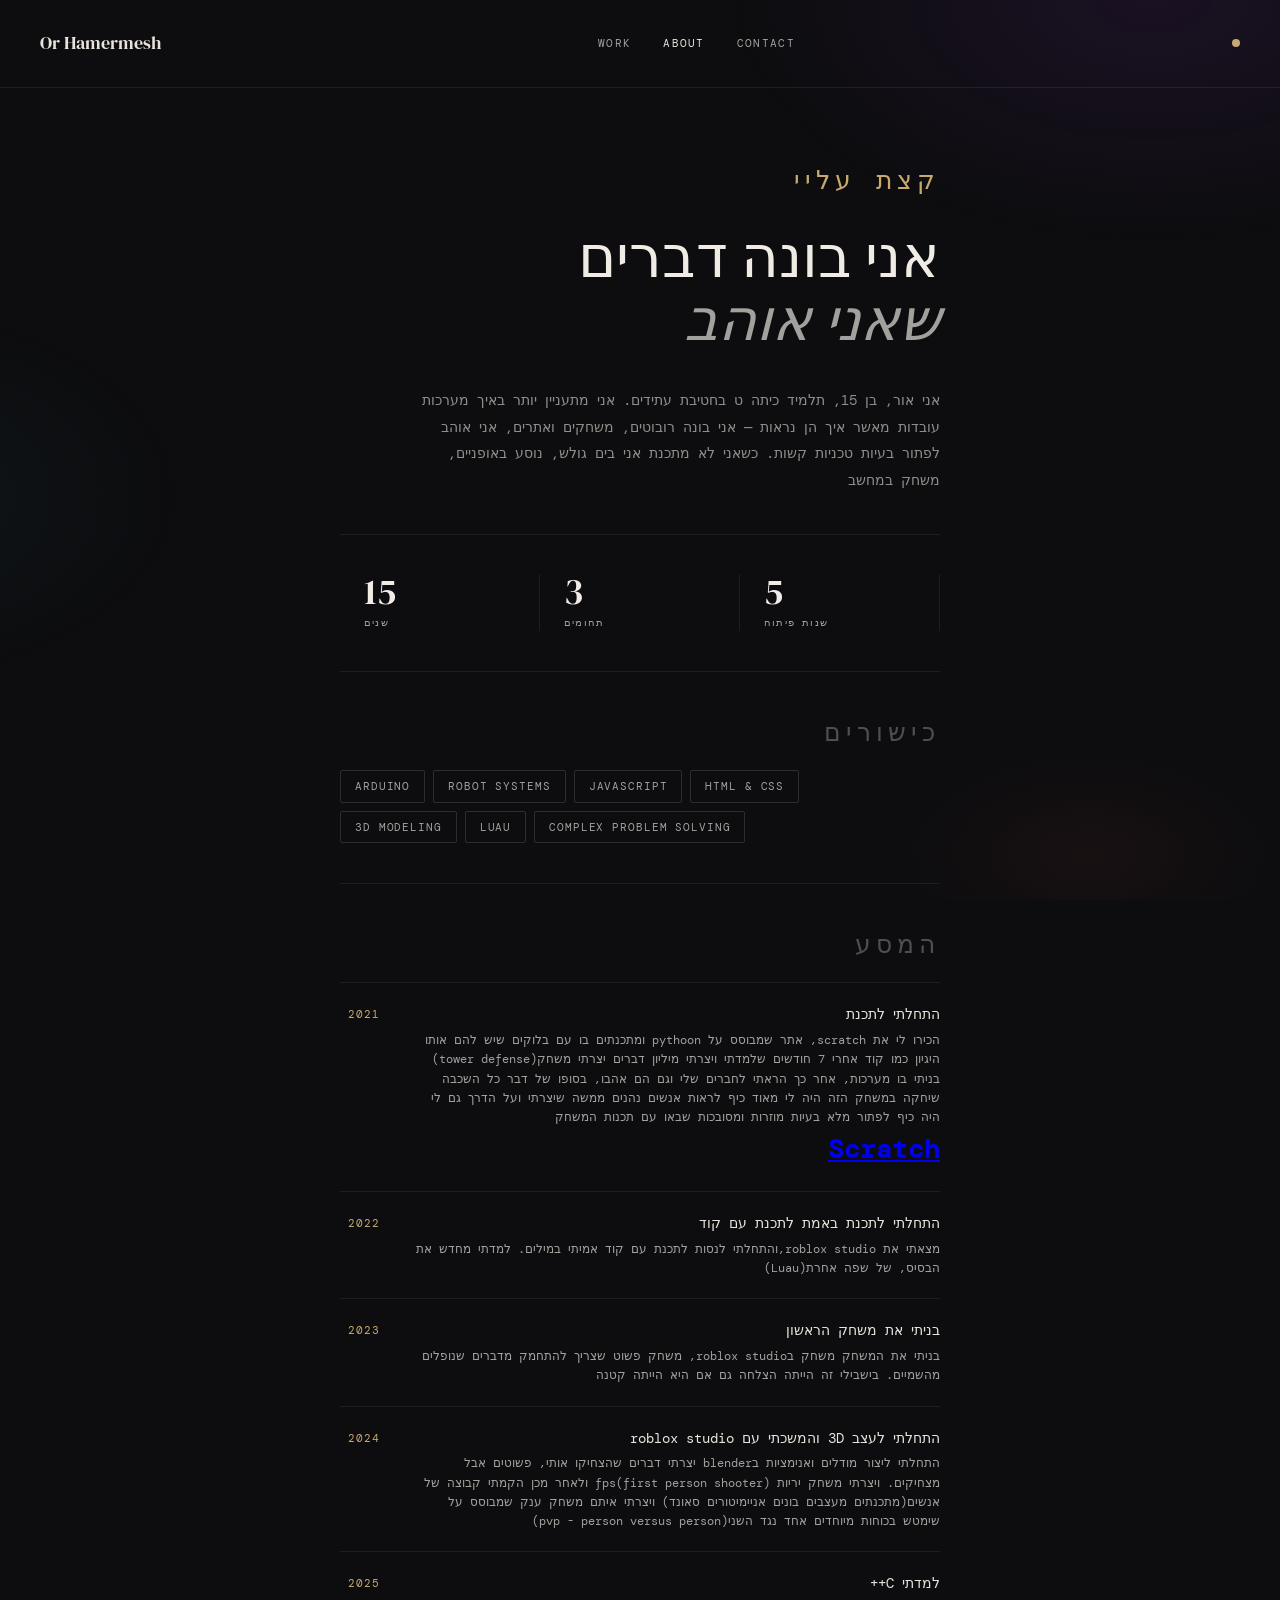
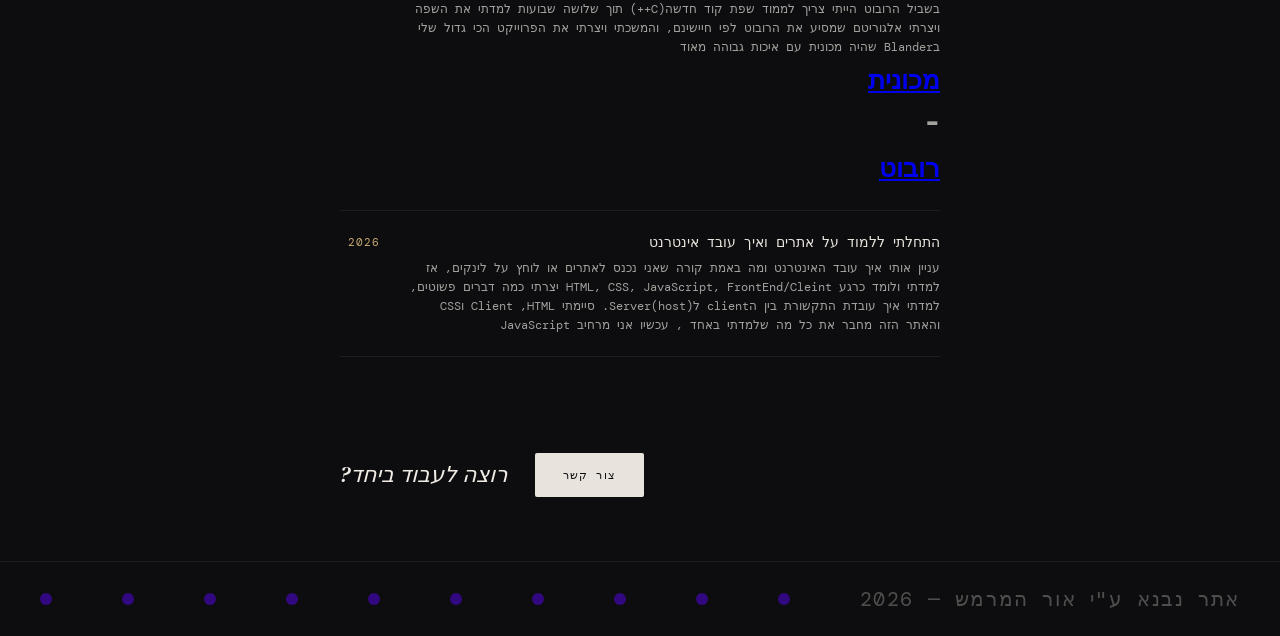
<file: AboutFolder/about.html>
<!doctype html>
<html lang="he" dir="rtl">
  <head>
    <meta charset="UTF-8" />
    <meta name="viewport" content="width=device-width, initial-scale=1.0" />
    <title>About</title>
    <link rel="preconnect" href="https://fonts.googleapis.com" />
    <link rel="preconnect" href="https://fonts.gstatic.com" crossorigin />
    <link
      href="https://fonts.googleapis.com/css2?family=DM+Serif+Display:ital@0;1&family=DM+Mono:wght@300;400&display=swap"
      rel="stylesheet"
    />
    <link rel="stylesheet" href="about.css" />
  </head>
  <body>
    <nav>
      <a href="index.html" class="nav-logo">Or Hamermesh</a>
      <ul class="nav-links">
        <li><a href="../../Main/index.html">Work</a></li>
        <li><a href="about.html" class="active">About</a></li>
        <li><a href="mailto:orhamer10@email.com">Contact</a></li>
      </ul>
      <div class="nav-dot"></div>
    </nav>

    <main>
      <div class="intro reveal">
        <div class="hero-eyebrow">קצת עליי</div>
        <br /><br /><br />
        <h1>אני בונה דברים<br /><em>שאני אוהב</em></h1>
      </div>

      <div class="bio-block reveal delay-1">
        <p>
          אני אור, בן 15, תלמיד כיתה ט בחטיבת עתידים. אני מתעניין יותר באיך
          מערכות עובדות מאשר איך הן נראות — אני בונה רובוטים, משחקים ואתרים, אני
          אוהב לפתור בעיות טכניות קשות. כשאני לא מתכנת אני בים גולש, נוסע
          באופניים, משחק במחשב
        </p>
      </div>

      <div class="divider reveal delay-2"></div>

      <div class="stats-row reveal delay-2">
        <div class="stat">
          <span class="stat-num">5</span>
          <span class="stat-label">שנות פיתוח</span>
        </div>
        <div class="stat">
          <span class="stat-num">3</span>
          <span class="stat-label">תחומים</span>
        </div>
        <div class="stat">
          <span class="stat-num">15</span>
          <span class="stat-label">שנים</span>
        </div>
      </div>

      <div class="divider reveal delay-3"></div>

      <div class="skills-block reveal delay-3">
        <div class="block-label">כישורים</div>
        <div class="skills-grid">
          <div class="skill-pill">HTML & CSS</div>
          <div class="skill-pill">JavaScript</div>
          <div class="skill-pill">Robot Systems</div>
          <div class="skill-pill">Arduino</div>
          <div class="skill-pill">Complex Problem Solving</div>
          <div class="skill-pill">Luau</div>
          <div class="skill-pill">3D modeling</div>
        </div>
      </div>

      <div class="divider reveal delay-4"></div>

      <div class="timeline-block reveal delay-4">
        <div class="block-label">המסע</div>
        <div class="timeline">
          <div class="tl-item">
            <div class="tl-year">2021</div>
            <div class="tl-content">
              <div class="tl-title">התחלתי לתכנת</div>
              <div class="tl-desc">
                הכירו לי את scratch, אתר שמבוסס על pythoon ומתכנתים בו עם בלוקים
                שיש להם אותו היגיון כמו קוד אחרי 7 חודשים שלמדתי ויצרתי מיליון
                דברים יצרתי משחק(tower defense) בניתי בו מערכות, אחר כך הראתי
                לחברים שלי וגם הם אהבו, בסופו של דבר כל השכבה שיחקה במשחק הזה
                היה לי מאוד כיף לראות אנשים נהנים ממשה שיצרתי ועל הדרך גם לי היה
                כיף לפתור מלא בעיות מוזרות ומסובכות שבאו עם תכנות המשחק
              </div>
              <div class="ProjctLinks">
                <a href="/Main/ProjectsList/Scratch/index.html">Scratch</a>
              </div>
            </div>
          </div>
          <div class="tl-item">
            <div class="tl-year">2022</div>
            <div class="tl-content">
              <div class="tl-title">התחלתי לתכנת באמת לתכנת עם קוד</div>
              <div class="tl-desc">
                מצאתי את roblox studio,והתחלתי לנסות לתכנת עם קוד אמיתי במילים.
                למדתי מחדש את הבסיס, של שפה אחרת(Luau)
              </div>
            </div>
          </div>
          <div class="tl-item">
            <div class="tl-year">2023</div>
            <div class="tl-content">
              <div class="tl-title">בניתי את משחק הראשון</div>
              <div class="tl-desc">
                בניתי את המשחק משחק בroblox studio, משחק פשוט שצריך להתחמק
                מדברים שנופלים מהשמיים. בישבילי זה הייתה הצלחה גם אם היא הייתה
                קטנה
              </div>
            </div>
          </div>
          <div class="tl-item">
            <div class="tl-year">2024</div>
            <div class="tl-content">
              <div class="tl-title">
                התחלתי לעצב 3D והמשכתי עם roblox studio
              </div>
              <div class="tl-desc">
                התחלתי ליצור מודלים ואנימציות בblender יצרתי דברים שהצחיקו אותי,
                פשוטים אבל מצחיקים. ויצרתי משחק יריות fps(first person shooter)
                ולאחר מכן הקמתי קבוצה של אנשים(מתכנתים מעצבים בונים אניימיטורים
                סאונד) ויצרתי איתם משחק ענק שמבוסס על שימטש בכוחות מיוחדים אחד
                נגד השני(pvp - person versus person)
              </div>
            </div>
          </div>
          <div class="tl-item">
            <div class="tl-year">2025</div>
            <div class="tl-content">
              <div class="tl-title">למדתי C++</div>
              <div class="tl-desc">
                בשביל הרובוט הייתי צריך לממוד שפת קוד חדשה(C++) תוך שלושה שבועות
                למדתי את השפה ויצרתי אלגוריטם שמסיע את הרובוט לפי חיישינם,
                והמשכתי ויצרתי את הפרוייקט הכי גדול שלי בBlander שהיה מכונית עם
                איכות גבוהה מאוד
              </div>
              <div class="ProjctLinks">
                <a href="/Main/ProjectsList/Blender/index.html">מכונית</a>
                <p>-</p>
                <a href="/Main/ProjectsList/Robot/index.html">רובוט</a>
              </div>
            </div>
          </div>
          <div class="tl-item">
            <div class="tl-year">2026</div>
            <div class="tl-content">
              <div class="tl-title">
                התחלתי ללמוד על אתרים ואיך עובד אינטרנט
              </div>
              <div class="tl-desc">
                עניין אותי איך עובד האינטרנט ומה באמת קורה שאני נכנס לאתרים או
                לוחץ על לינקים, אז למדתי ולומד כרגע HTML, CSS, JavaScript,
                FrontEnd/Cleint יצרתי כמה דברים פשוטים, למדתי איך עובדת התקשורת
                בין הclient לServer(host). סיימתי Client ,HTML וCSS והאתר הזה
                מחבר את כל מה שלמדתי באחד , עכשיו אני מרחיב JavaScript
              </div>
            </div>
          </div>
        </div>
      </div>

      <div class="cta-block reveal delay-5">
        <p class="cta-text">רוצה לעבוד ביחד?</p>
        <a href="mailto:orhamer10@email.com" class="btn-primary">צור קשר</a>
      </div>
    </main>
    <footer>
      <div class="footer-status">אתר נבנא ע"י אור המרמש — 2026</div>
      <div class="status-dot1"></div>
      <div class="status-dot1"></div>
      <div class="status-dot1"></div>
      <div class="status-dot1"></div>
      <div class="status-dot1"></div>
      <div class="status-dot1"></div>
      <div class="status-dot1"></div>
      <div class="status-dot1"></div>
      <div class="status-dot1"></div>
      <div class="status-dot1"></div>
    </footer>
    <script src="about.js"></script>
  </body>
</html>
</file>
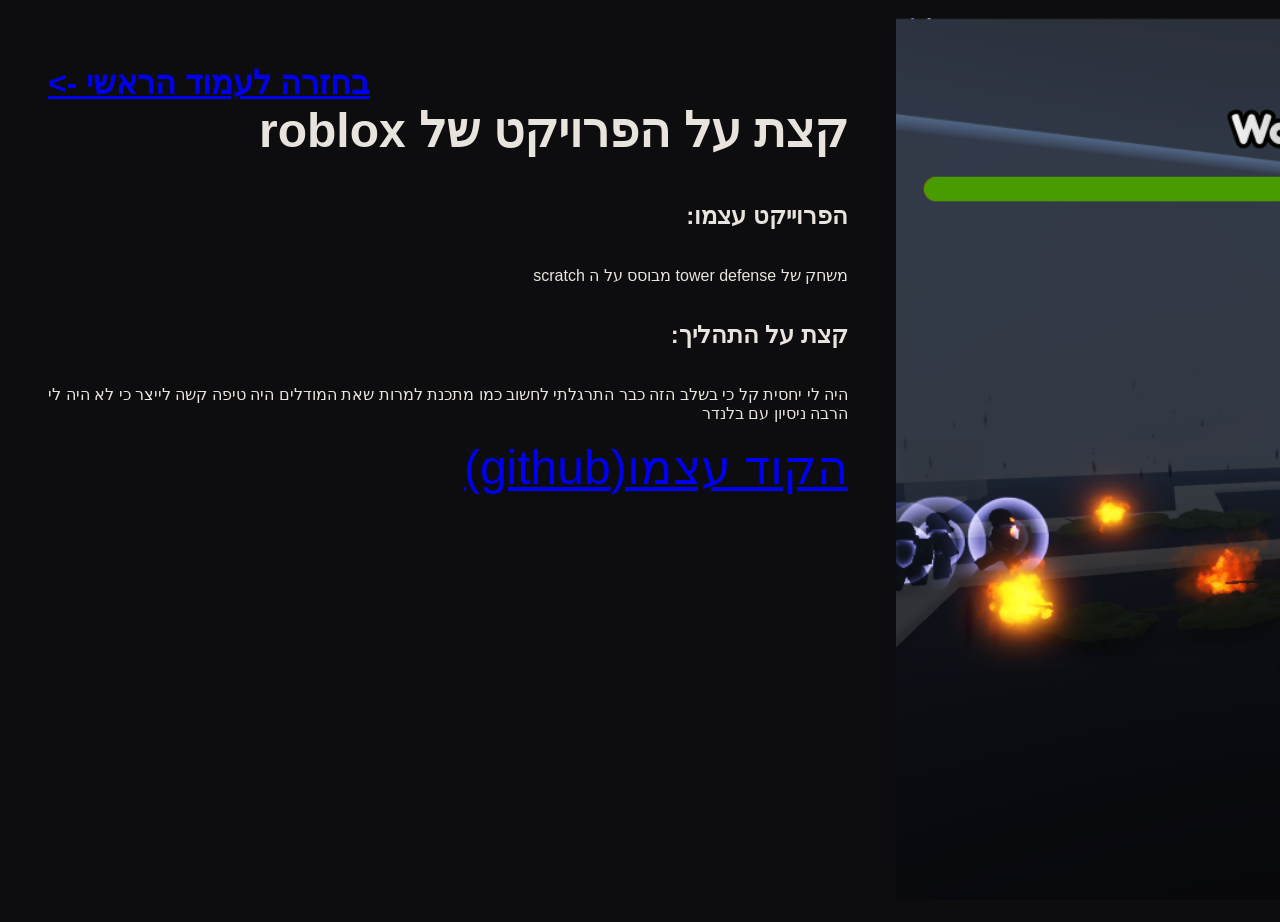
<file: ProjectsList/Roblox/Roblox.html>
<!doctype html>
<html lang="he" dir="rtl">
  <head>
    <meta charset="UTF-8" />
    <meta name="viewport" content="width=device-width, initial-scale=1.0" />
    <title>Robot project</title>
    <link rel="stylesheet" href="RobloxStyle.css" />
  </head>
  <body>
    <div class="parentEl">
      <div class="img">
        <br />
        <img
          src="../../Images/robloxSmall.png"
          alt="roblox image"
          class="img"
        />
      </div>
      <div class="desc">
        <a href="../../index.html" class="hrf">בחזרה לעמוד הראשי -> </a>
        <h1 class="h1">קצת על הפרויקט של roblox</h1>
        <h2>הפרוייקט עצמו:</h2>
        <p>משחק של tower defense מבוסס על ה scratch</p>
        <h2>קצת על התהליך:</h2>
        <p>
          היה לי יחסית קל כי בשלב הזה כבר התרגלתי לחשוב כמו מתכנת למרות שאת
          המודלים היה טיפה קשה לייצר כי לא היה לי הרבה ניסיון עם בלנדר
        </p>
        <a href="https://github.com/orhamer/Roblox" target="_blank" id="link"
          >הקוד עצמו(github)
        </a>
      </div>
    </div>
  </body>
</html>
</file>
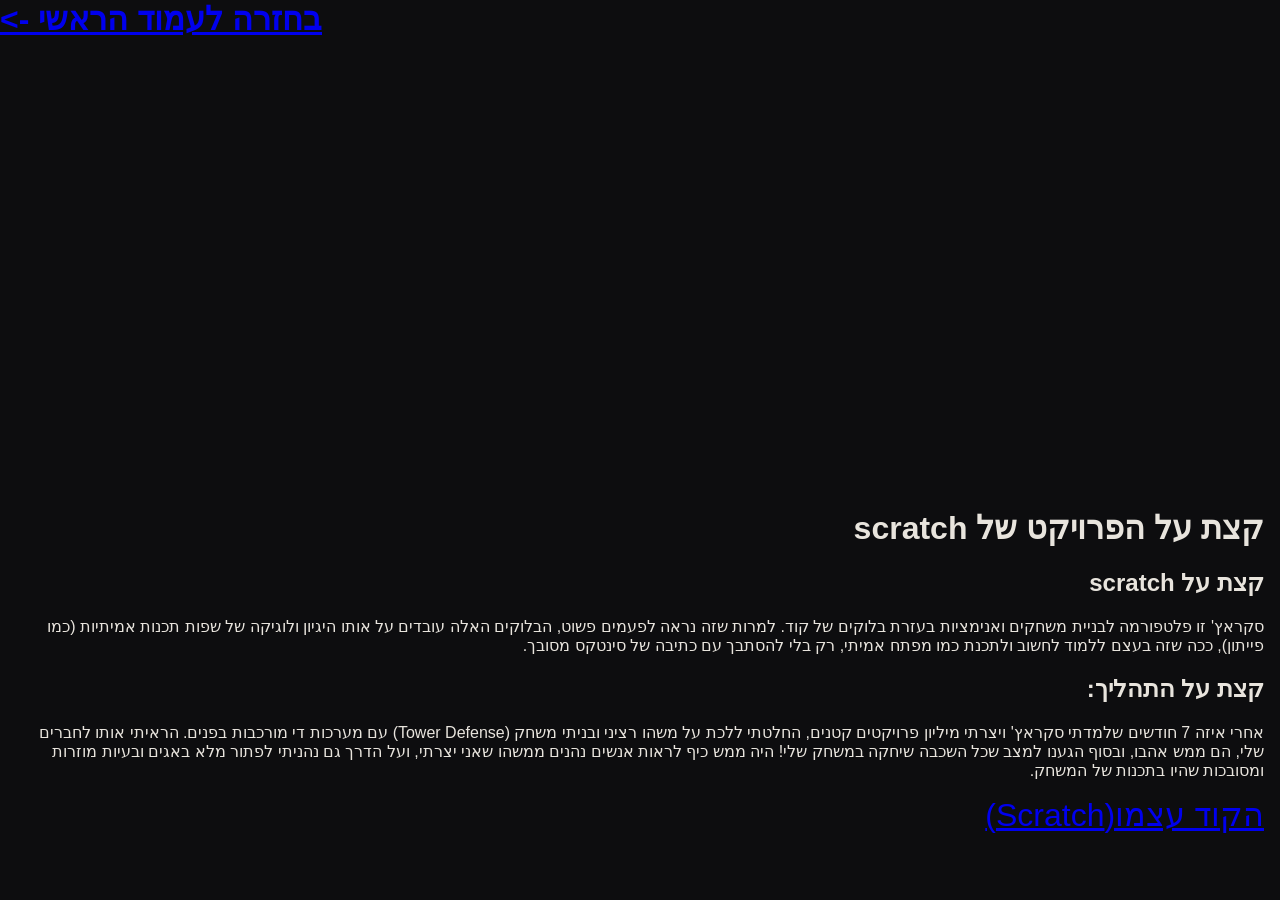
<file: ProjectsList/Scratch/Scratch.html>
<!doctype html>
<html lang="he" dir="rtl">
  <head>
    <meta charset="UTF-8" />
    <meta name="viewport" content="width=device-width, initial-scale=1.0" />
    <title>Robot project</title>
    <link rel="stylesheet" href="ScratchStyle.css" />
  </head>
  <body>
    <a href="../../index.html" class="hrf">בחזרה לעמוד הראשי -> </a>
    <div class="parentEl">
      <div class="iframe">
        <br />
        <iframe
          src="https://turbowarp.org/645451501/embed?mute=1"
          width="482"
          height="412"
          allowtransparency="true"
          frameborder="0"
          allowfullscreen
          class="iframe"
        ></iframe>
      </div>
      <div class="desc">
        <h1 class="h1">קצת על הפרויקט של scratch</h1>

        <h2>קצת על scratch</h2>
        <p>
          סקראץ' זו פלטפורמה לבניית משחקים ואנימציות בעזרת בלוקים של קוד. למרות
          שזה נראה לפעמים פשוט, הבלוקים האלה עובדים על אותו היגיון ולוגיקה של
          שפות תכנות אמיתיות (כמו פייתון), ככה שזה בעצם ללמוד לחשוב ולתכנת כמו
          מפתח אמיתי, רק בלי להסתבך עם כתיבה של סינטקס מסובך.
        </p>

        <h2>קצת על התהליך:</h2>
        <p>
          אחרי איזה 7 חודשים שלמדתי סקראץ' ויצרתי מיליון פרויקטים קטנים, החלטתי
          ללכת על משהו רציני ובניתי משחק (Tower Defense) עם מערכות די מורכבות
          בפנים. הראיתי אותו לחברים שלי, הם ממש אהבו, ובסוף הגענו למצב שכל השכבה
          שיחקה במשחק שלי! היה ממש כיף לראות אנשים נהנים ממשהו שאני יצרתי, ועל
          הדרך גם נהניתי לפתור מלא באגים ובעיות מוזרות ומסובכות שהיו בתכנות של
          המשחק.
        </p>

        <a
          href="https://scratch.mit.edu/projects/645451501/editor/"
          target="_blank"
          id="link"
        >
          הקוד עצמו(Scratch)
        </a>
      </div>
    </div>
  </body>
</html>
</file>
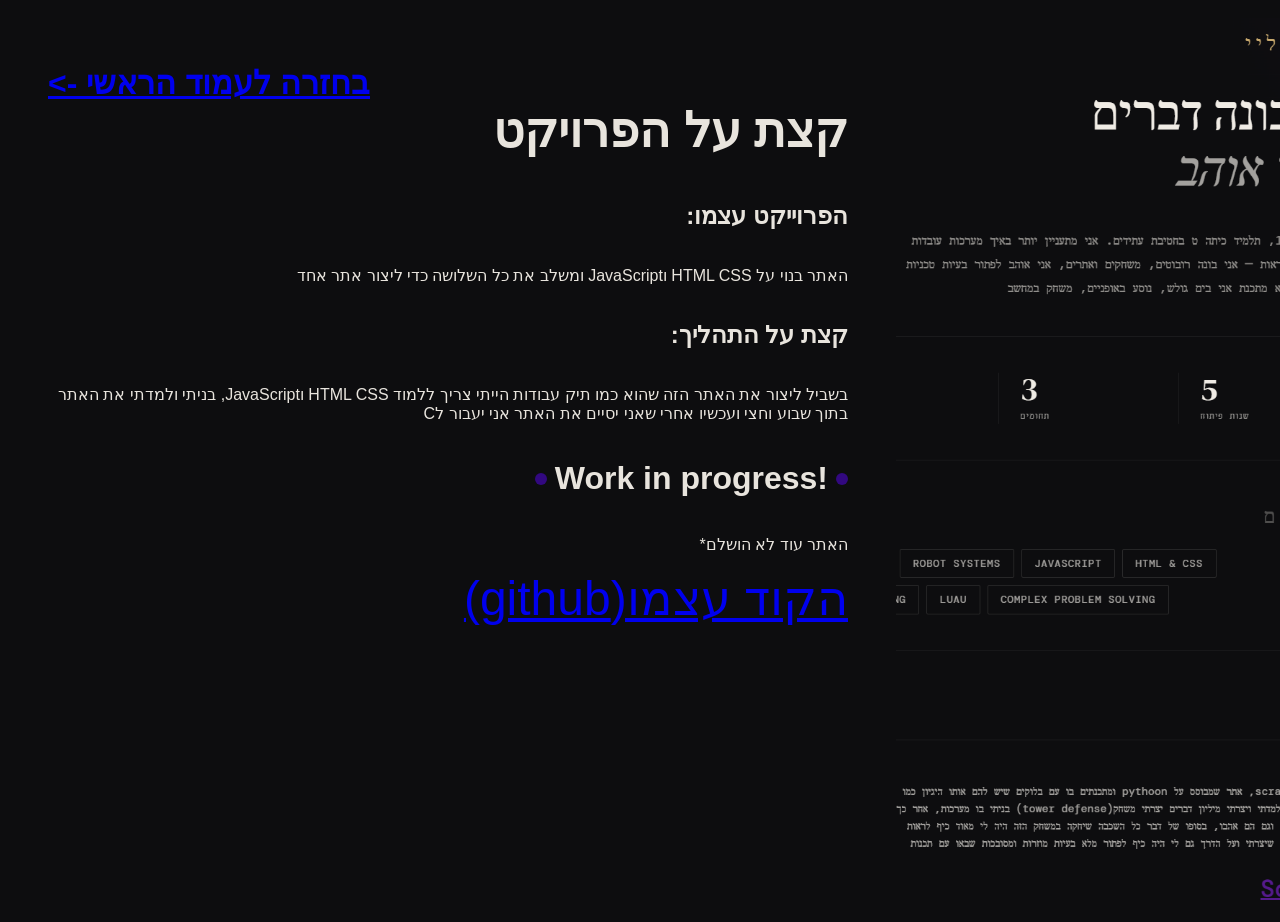
<file: ProjectsList/ThisSite/ThisSite.html>
<!doctype html>
<html lang="he" dir="rtl">
  <head>
    <meta charset="UTF-8" />
    <meta name="viewport" content="width=device-width, initial-scale=1.0" />
    <title>This Site</title>
    <link rel="stylesheet" href="ThisSiteStyle.css" />
  </head>
  <body>
    <div class="parentEl">
      <div class="img">
        <br />
        <img src="../../Images/SiteSmall.png" alt="roblox image" class="img" />
      </div>
      <div class="desc">
        <a href="../../index.html" class="hrf">בחזרה לעמוד הראשי -> </a>
        <h1 class="h1">קצת על הפרויקט</h1>
        <h2>הפרוייקט עצמו:</h2>
        <p>
          האתר בנוי על HTML CSS וJavaScript ומשלב את כל השלושה כדי ליצור אתר אחד
        </p>
        <h2>קצת על התהליך:</h2>
        <p>
          בשביל ליצור את האתר הזה שהוא כמו תיק עבודות הייתי צריך ללמוד HTML CSS
          וJavaScript, בניתי ולמדתי את האתר בתוך שבוע וחצי ועכשיו אחרי שאני
          יסיים את האתר אני יעבור לC
        </p>
        <div class="status">
          <div class="status-dot1"></div>
          <h1>!Work in progress</h1>
          <div class="status-dot1"></div>
        </div>
        <p>האתר עוד לא הושלם*</p>
        <a
          href="https://github.com/orhamer/My-projects"
          target="_blank"
          id="link"
          >הקוד עצמו(github)
        </a>
      </div>
    </div>
  </body>
</html>
</file>
<file: AboutFolder/about.css>
@import url("https://fonts.googleapis.com/css2?family=DM+Serif+Display:ital@0;1&family=DM+Mono:wght@300;400&display=swap");

:root {
  --ink: #0d0d0f;
  --paper: #f0ece5;
  --text: #e8e4dd;
  --muted: rgba(237, 234, 228, 0.67);
  --faint: rgba(232, 228, 221, 0.08);
  --gold: #c8a96e;
  --serif: "DM Serif Display", serif;
  --mono: "DM Mono", monospace;
}

*,
*::before,
*::after {
  box-sizing: border-box;
  margin: 0;
  padding: 0;
}

body {
  background: var(--ink);
  color: var(--text);
  font-family: var(--mono);
  font-size: 13px;
  line-height: 1.7;
  min-height: 100vh;
  position: relative;
  overflow-x: hidden;
  text-align: right;
}

body::before {
  content: "";
  position: fixed;
  inset: 0;
  background:
    radial-gradient(
      ellipse 55% 45% at 90% 0%,
      rgba(90, 40, 130, 0.18) 0%,
      transparent 60%
    ),
    radial-gradient(
      ellipse 40% 35% at -10% 55%,
      rgba(30, 80, 100, 0.12) 0%,
      transparent 60%
    ),
    radial-gradient(
      ellipse 28% 22% at 85% 95%,
      rgba(160, 60, 60, 0.08) 0%,
      transparent 55%
    );
  pointer-events: none;
  z-index: 0;
}

body > * {
  position: relative;
  z-index: 1;
}

/* nav */
nav {
  display: flex;
  align-items: center;
  justify-content: space-between;
  padding: 28px 40px;
  border-bottom: 0.5px solid var(--faint);
  direction: ltr;
}

.nav-logo {
  font-family: var(--serif);
  font-size: 18px;
  color: var(--text);
  text-decoration: none;
}

.nav-links {
  display: flex;
  gap: 32px;
  list-style: none;
}

.nav-links a {
  font-size: 11px;
  letter-spacing: 0.12em;
  text-transform: uppercase;
  color: var(--muted);
  text-decoration: none;
  transition: color 0.2s;
}
.nav-links a:hover,
.nav-links a.active {
  color: var(--text);
}

.nav-dot {
  width: 8px;
  height: 8px;
  border-radius: 50%;
  background: var(--gold);
  animation: pulse 2.4s ease-in-out infinite;
}

/* main layout*/
main {
  max-width: 680px;
  margin: 0 auto;
  padding: 72px 40px 64px;
  display: flex;
  flex-direction: column;
  gap: 0;
  text-align: right;
  direction: rtl;
}

/* reveal anim both */
.reveal {
  opacity: 0;
  transform: translateY(28px);
  transition:
    opacity 0.7s ease,
    transform 0.7s ease;
}
.reveal.visible {
  opacity: 1;
  transform: translateY(0);
}

.delay-1 {
  transition-delay: 0.1s;
}
.delay-2 {
  transition-delay: 0.2s;
}
.delay-3 {
  transition-delay: 0.3s;
}
.delay-4 {
  transition-delay: 0.4s;
}
.delay-5 {
  transition-delay: 0.5s;
}

/*intro */
.intro {
  margin-bottom: 36px;
}

.hero-eyebrow {
  font-size: 25px;
  letter-spacing: 0.2em;
  text-transform: uppercase;
  color: var(--gold);
  margin-bottom: 16px;
  display: flex;
  align-items: center;
  justify-content: flex-end;
  gap: 10px;
  text-align: right;
  float: right;
}
.hero-eyebrow::before {
  display: none;
}

h1 {
  font-family: var(--serif);
  font-size: clamp(38px, 6vw, 58px);
  line-height: 1.08;
  color: var(--paper);
  font-weight: 400;
  text-align: right;
}
h1 em {
  font-style: italic;
  color: var(--muted);
}

/* bio*/
.bio-block {
  margin-bottom: 40px;
}

.bio-block p {
  font-size: 14px;
  line-height: 1.9;
  color: rgba(232, 228, 221, 0.6);
  max-width: 520px;
  margin-left: auto;
  margin-right: 0;
  text-align: right;
}

/* divide*/
.divider {
  height: 0.5px;
  background: var(--faint);
  margin: 0 0 40px;
  width: 100%;
}

/*all stats stats*/
.stats-row {
  display: flex;
  flex-direction: row;
  justify-content: flex-end;
  gap: 0;
  margin-bottom: 40px;
  width: 100%;
  text-align: right;
  float: right;
}

.stat {
  flex: 1;
  display: flex;
  flex-direction: column;
  align-items: flex-end;
  gap: 4px;
  padding-right: 24px;
  padding-left: 24px;
  border-right: 0.5px solid var(--faint);
}

.stat-num {
  font-family: var(--serif);
  font-size: 36px;
  color: var(--paper);
  line-height: 1;
  text-align: right;
  float: right;
}

.stat-label {
  font-size: 10px;
  letter-spacing: 0.12em;
  text-transform: uppercase;
  color: var(--muted);
  text-align: right;
  float: right;
}

/* skills*/
.skills-block {
  margin-bottom: 40px;
}

.block-label {
  font-size: 25px;
  letter-spacing: 0.2em;
  text-transform: uppercase;
  color: rgba(232, 228, 221, 0.3);
  margin-bottom: 16px;
  text-align: right;
}

.skills-grid {
  display: flex;
  flex-wrap: wrap;
  gap: 8px;
  justify-content: flex-end;
}

.skill-pill {
  font-size: 11px;
  letter-spacing: 0.08em;
  text-transform: uppercase;
  color: var(--muted);
  border: 0.5px solid rgba(232, 228, 221, 0.15);
  border-radius: 2px;
  padding: 6px 14px;
  transition:
    color 0.2s,
    border-color 0.2s;
}
.skill-pill:hover {
  color: var(--text);
  border-color: rgba(232, 228, 221, 0.4);
}

/* time stuff */
.timeline-block {
  margin-bottom: 56px;
}

.timeline {
  display: flex;
  flex-direction: column;
  gap: 0;
  text-align: right;
  float: right;
}

.tl-item {
  display: flex;
  flex-direction: row;
  justify-content: flex-end;
  gap: 28px;
  padding: 20px 0;
  border-bottom: 0.5px solid var(--faint);
  text-align: right;
  text-align: right;
  float: right;
}
.tl-item:first-child {
  border-top: 0.5px solid var(--faint);
}

.tl-year {
  font-size: 11px;
  letter-spacing: 0.1em;
  color: var(--gold);
  min-width: 40px;
  padding-top: 2px;
  text-align: left;
  order: 2;
  text-align: right;
  float: right;
}

.tl-content {
  order: 1;
  text-align: right;
  float: right;
}

.tl-title {
  font-size: 14px;
  text-align: right;
  color: var(--text);
  font-weight: 400;
  margin-bottom: 4px;
}

.tl-desc {
  text-align: right;
  font-size: 12px;
  color: var(--muted);
  line-height: 1.6;
  float: right;
}

/* cta */
.cta-block {
  display: flex;
  flex-direction: row-reverse;
  align-items: center;
  justify-content: flex-start;
  gap: 28px;
  padding: 40px 0 0;
  text-align: right;
  float: right;
}

.cta-text {
  font-family: var(--serif);
  font-size: 22px;
  color: var(--paper);
  font-style: italic;
  text-align: right;
  float: right;
}

.btn-primary {
  background: var(--text);
  color: var(--ink);
  font-family: var(--mono);
  font-size: 11px;
  letter-spacing: 0.1em;
  text-transform: uppercase;
  padding: 13px 28px;
  border: none;
  border-radius: 2px;
  cursor: pointer;
  text-decoration: none;
  display: inline-block;
  text-align: right;
  transition:
    background 0.2s,
    transform 0.15s;
}
.btn-primary:hover {
  background: var(--paper);
  transform: translateY(-1px);
}

/* footr*/
footer {
  display: flex;
  align-items: center;
  justify-content: space-between;
  padding: 20px 40px;
  border-top: 0.5px solid var(--faint);
  font-size: 20px;
  color: rgba(232, 228, 221, 0.3);
  letter-spacing: 0.08em;
  position: relative;
  z-index: 1;
  direction: rtl;
}

.footer-status {
  display: flex;
  align-items: center;
  gap: 8px;
}

.status-dot {
  width: 12px;
  height: 12px;
  border-radius: 50%;
  background: #a40f0f;
  animation: pulse 2s ease-in-out infinite;
}

.status-dot1 {
  width: 12px;
  height: 12px;
  border-radius: 50%;
  background: #320880;
  animation: pulse 2.5s ease-in-out infinite;
}

.ProjctLinks {
  font-weight: bold;
  font-size: 2em;
  color: var(--muted);
}

/*anims*/
@keyframes pulse {
  0%,
  100% {
    opacity: 1;
    transform: scale(1);
  }
  50% {
    opacity: 0.4;
    transform: scale(0.7);
  }
}
</file>
<file: ProjectsList/Roblox/RobloxStyle.css>
:root {
  --ink: #0d0d0f;
  --text: #e8e4dd;
}

html,
body {
  margin: 0;
  padding: 0;
  width: 100%;
  height: 100%;
  background: var(--ink);
  color: var(--text);
  font-family: Arial, Helvetica, sans-serif;
  overflow: hidden;
}

.parentEl {
  display: flex;
  width: 100vw;
  height: 100vh;
}

.parentEl .img {
  width: 30vw;
  height: 100vh;
  object-fit: cover;
}

.parentEl .desc {
  width: 70vw;
  height: 100vh;
  padding: 4rem 3rem;
  box-sizing: border-box;
  overflow-y: auto;

  display: flex;
  flex-direction: column;
  justify-content: flex-start;
  text-align: right;
}

.parentEl .desc .h1 {
  margin: 0 0 1.5rem 0;
  font-size: 3rem;
  color: var(--text);
  font-weight: bold;
}
#link {
  font-size: 3em;
}
#link:hover {
  opacity: 0.8;
  transform: scale(0.99);
}
#link:active {
  transform: rotate();
}
.parentEl .hrf {
  text-align: left;
  font-weight: bold;
  font-size: 2em;
}

/*mobile stuff */
@media (max-width: 768px) {
  html,
  body {
    overflow: auto;
  }

  .parentEl {
    flex-direction: column;
    height: auto;
  }

  .parentEl .vid {
    width: 100vw;
    height: 50vh;
  }

  .parentEl .desc {
    width: 100vw;
    height: auto;
    overflow-y: visible;
    padding: 2rem;
    text-align: center;
  }
}
</file>
<file: ProjectsList/Scratch/ScratchStyle.css>
:root {
  --ink: #0d0d0f;
  --text: #e8e4dd;
}

html,
body {
  margin: 0;
  padding: 0;
  width: 100%;
  min-height: 100%;
  background: var(--ink);
  color: var(--text);
  font-family: Arial, Helvetica, sans-serif;
  /* removed overflow: hidden */
}

.hrf {
  float: left;
  font-weight: bold;
  font-size: 2em;
}

#link {
  font-size: 2em;
}

.parentEl {
  clear: both; /* so it sits below the floated .hrf link */
  padding: 1em;
  box-sizing: border-box;
}

@media screen and (max-width: 600px) {
  .hrf {
    font-size: 1.2em;
  }

  #link {
    font-size: 1.4em;
  }

  .iframe iframe {
    width: 100%;
    height: auto;
    aspect-ratio: 482 / 412;
  }
}
</file>
<file: ProjectsList/ThisSite/ThisSiteStyle.css>
:root {
  --ink: #0d0d0f;
  --text: #e8e4dd;
}

html,
body {
  margin: 0;
  padding: 0;
  width: 100%;
  height: 100%;
  background: var(--ink);
  color: var(--text);
  font-family: Arial, Helvetica, sans-serif;
  overflow: hidden;
}

.parentEl {
  display: flex;
  width: 100vw;
  height: 100vh;
}

.parentEl .img {
  width: 30vw;
  height: 100vh;
  object-fit: cover;
}

.parentEl .desc {
  width: 70vw;
  height: 100vh;
  padding: 4rem 3rem;
  box-sizing: border-box;
  overflow-y: auto;

  display: flex;
  flex-direction: column;
  justify-content: flex-start;
  text-align: right;
}

.parentEl .desc .h1 {
  margin: 0 0 1.5rem 0;
  font-size: 3rem;
  color: var(--text);
  font-weight: bold;
}
#link {
  font-size: 3em;
}
#link:hover {
  opacity: 0.8;
  transform: scale(0.99);
}
#link:active {
  transform: rotate();
}
.parentEl .hrf {
  text-align: left;
  font-weight: bold;
  font-size: 2em;
}

.status {
  display: flex;
  align-items: center;
  gap: 8px; /* space between dot and text */
}

.status-dot1 {
  width: 12px;
  height: 12px;
  border-radius: 50%;
  background: #320880;
  animation: pulse 2.5s ease-in-out infinite;
  flex-shrink: 0;
}
/*mobile stuff */
@media (max-width: 768px) {
  html,
  body {
    overflow: auto;
  }

  .parentEl {
    flex-direction: column;
    height: auto;
  }

  .parentEl .vid {
    width: 100vw;
    height: 50vh;
  }

  .parentEl .desc {
    width: 100vw;
    height: auto;
    overflow-y: visible;
    padding: 2rem;
    text-align: center;
  }
}
</file>
